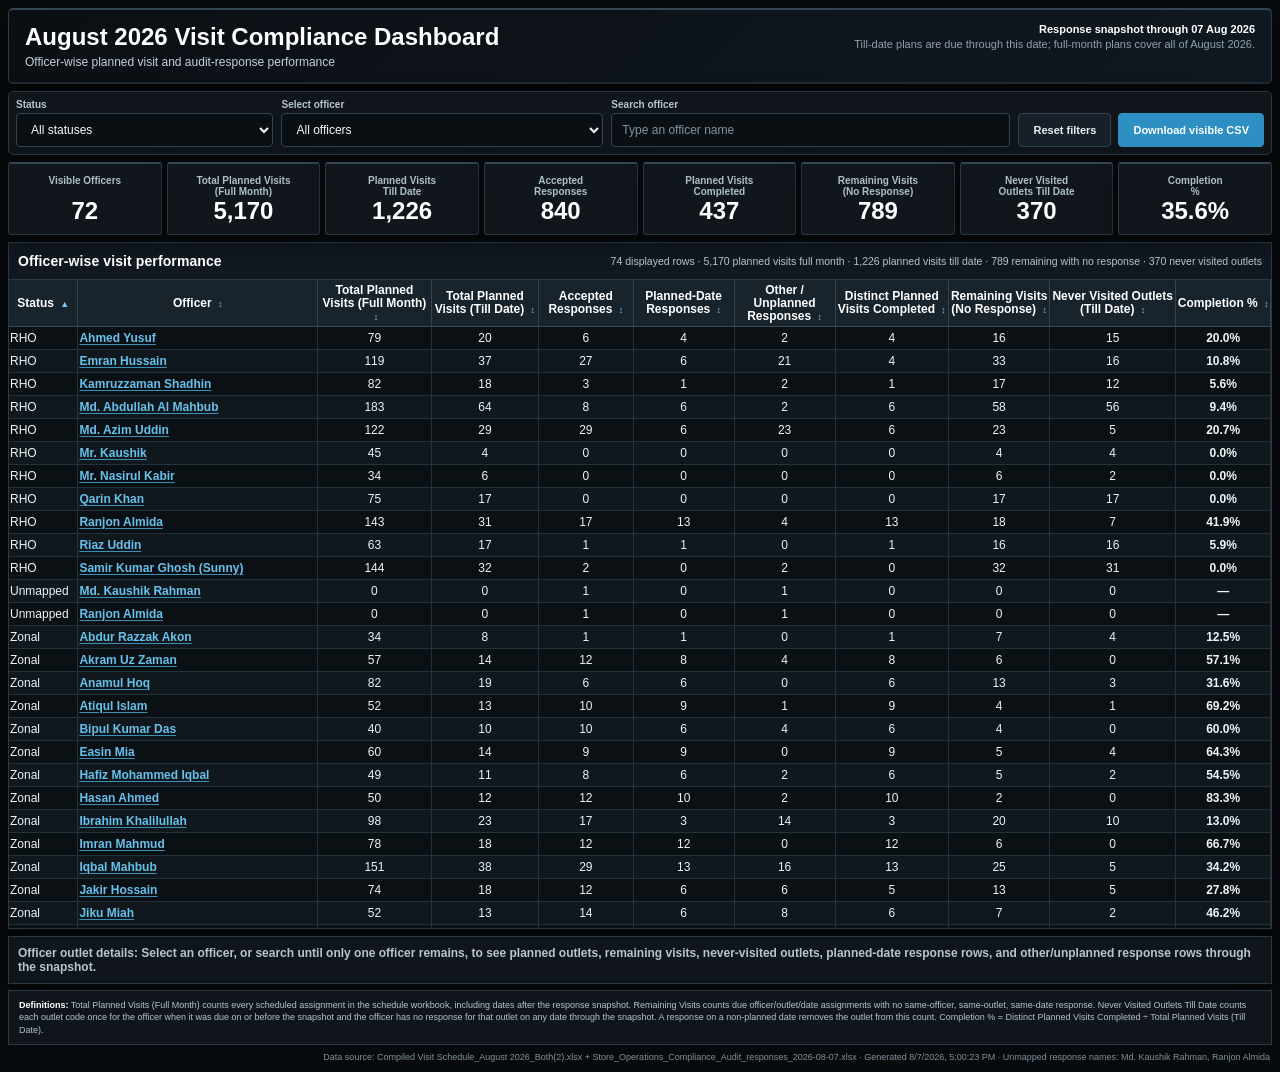
<file: site/index.html>
<!doctype html>
<html lang="en">
<head>
  <meta charset="utf-8" />
  <meta name="viewport" content="width=device-width, initial-scale=1" />
  <meta name="color-scheme" content="dark" />
  <title>Visit Compliance Dashboard</title>
  <meta name="dashboard-theme-version" content="visit-complete-dark-v8-20260808" />
  <link rel="stylesheet" href="styles.css?v=visit-complete-dark-v8-20260808" />
</head>
<body>
  <main class="page-shell">
    <header class="dashboard-header">
      <div>
        <h1 id="page-title">Visit Compliance Dashboard</h1>
        <div id="subtitle" class="subtitle"></div>
      </div>
      <div class="snapshot-block">
        <div id="snapshot-line" class="snapshot-line"></div>
        <div id="snapshot-note" class="snapshot-note"></div>
      </div>
    </header>

    <section class="controls-panel">
      <label>Status<select id="status-filter"></select></label>
      <label>Select officer<select id="officer-filter"></select></label>
      <label class="search-label">Search officer<input id="officer-search" type="search" placeholder="Type an officer name" /></label>
      <div class="action-stack">
        <button id="reset-btn" class="btn secondary">Reset filters</button>
        <button id="download-btn" class="btn primary">Download visible CSV</button>
      </div>
    </section>

    <section id="kpis" class="kpi-grid"></section>

    <section class="table-section">
      <div class="section-bar">
        <h2>Officer-wise visit performance</h2>
        <div id="summary-caption" class="section-caption"></div>
      </div>
      <div class="table-wrap">
        <table id="performance-table">
          <thead><tr id="performance-head"></tr></thead>
          <tbody id="performance-body"></tbody>
        </table>
      </div>
    </section>

    <section id="details-section" class="details-section"></section>

    <section class="definitions">
      <strong>Definitions:</strong>
      <span id="definitions-text"></span>
    </section>
    <footer id="source-footer"></footer>
  </main>
  <script type="module" src="app.js"></script>
</body>
</html>
</file>
<file: site/styles.css>
:root {
  --navy: #083b5a;
  --navy2: #0a486b;
  --cyan: #e9f7fb;
  --cyan2: #d8f0f7;
  --border: #a8cad7;
  --text: #123241;
  --muted: #617985;
  --white: #ffffff;
  --shadow: 0 1px 3px rgba(7, 53, 79, .14);
}
* { box-sizing: border-box; }
body { margin: 0; background: #f5fafc; color: var(--text); font-family: Arial, Helvetica, sans-serif; }
.page-shell { width: min(1920px, 100%); margin: 0 auto; padding: 8px; }
.dashboard-header { background: var(--white); border: 1px solid var(--border); border-radius: 5px; padding: 13px 16px; display: flex; justify-content: space-between; gap: 18px; align-items: flex-start; box-shadow: var(--shadow); }
h1 { margin: 0; color: var(--navy); font-size: 24px; line-height: 1.15; }
.subtitle { margin-top: 4px; font-size: 12px; color: #466775; }
.snapshot-block { text-align: right; font-size: 11px; color: #647984; white-space: nowrap; }
.snapshot-line { font-weight: 700; color: #4a6673; }
.snapshot-note { margin-top: 3px; }
.controls-panel { margin-top: 7px; background: #fff; border: 1px solid var(--border); border-radius: 5px; padding: 7px; display: grid; grid-template-columns: 1fr 1.25fr 1.55fr auto; gap: 8px; box-shadow: var(--shadow); align-items: end; }
.controls-panel label { display: grid; gap: 3px; font-size: 10px; font-weight: 700; color: #42616f; }
select, input { height: 34px; width: 100%; border: 1px solid #aac8d3; border-radius: 4px; background: #fff; color: #173846; padding: 0 10px; font-size: 12px; outline: none; }
select:focus, input:focus { border-color: #2b83a6; box-shadow: 0 0 0 2px rgba(43,131,166,.12); }
.action-stack { display: flex; gap: 7px; }
.btn { border: 0; border-radius: 4px; height: 34px; padding: 0 14px; font-weight: 700; font-size: 11px; cursor: pointer; white-space: nowrap; }
.btn.primary { background: var(--navy); color: white; }
.btn.secondary { background: #edf3f5; color: #284f60; border: 1px solid #b9ced6; }
.btn:hover { filter: brightness(.97); }
.kpi-grid { margin-top: 7px; display: grid; grid-template-columns: repeat(8, minmax(110px, 1fr)); gap: 5px; }
.kpi-card { background: #fff; border: 1px solid var(--border); border-radius: 3px; text-align: center; min-height: 73px; padding: 7px 4px 6px; box-shadow: var(--shadow); display: grid; align-content: center; }
.kpi-label { color: #234e60; font-size: 10px; line-height: 1.1; font-weight: 700; min-height: 23px; }
.kpi-value { color: #0a3b57; font-size: 24px; font-weight: 800; line-height: 1.05; }
.table-section { margin-top: 7px; border: 1px solid #6ca0b4; background: #fff; box-shadow: var(--shadow); }
.section-bar { background: var(--navy); color: white; min-height: 37px; display: flex; align-items: center; justify-content: space-between; gap: 12px; padding: 6px 9px; }
.section-bar h2 { margin: 0; font-size: 14px; letter-spacing: .1px; }
.section-caption { font-size: 10.5px; opacity: .95; text-align: right; }
.table-wrap { overflow-x: hidden; overflow-y: auto; max-height: 72vh; }
table { width: 100%; border-collapse: separate; border-spacing: 0; font-size: 10px; }
#performance-table { width: 100%; min-width: 0; table-layout: fixed; }
#performance-table th, #performance-table td { padding: 4px 1px; font-size: 12px; }
#performance-table th { white-space: normal; overflow-wrap: anywhere; font-weight: 700; line-height: 1.08; }
#performance-table td { overflow: hidden; text-overflow: ellipsis; }
#performance-table th:nth-child(1), #performance-table td:nth-child(1) { width: 5.5%; }
#performance-table th:nth-child(2), #performance-table td:nth-child(2) { width: 19%; }
#performance-table th:nth-child(3), #performance-table td:nth-child(3) { width: 9%; }
#performance-table th:nth-child(4), #performance-table td:nth-child(4) { width: 8.5%; }
#performance-table th:nth-child(5), #performance-table td:nth-child(5) { width: 7.5%; }
#performance-table th:nth-child(6), #performance-table td:nth-child(6) { width: 8%; }
#performance-table th:nth-child(7), #performance-table td:nth-child(7) { width: 8%; }
#performance-table th:nth-child(8), #performance-table td:nth-child(8) { width: 9%; }
#performance-table th:nth-child(9), #performance-table td:nth-child(9) { width: 8%; }
#performance-table th:nth-child(10), #performance-table td:nth-child(10) { width: 10%; }
#performance-table th:nth-child(11), #performance-table td:nth-child(11) { width: 7.5%; }
#performance-table td:nth-child(2) { white-space: normal; line-height: 1.12; }
th { position: sticky; top: 0; z-index: 2; background: #0d5679; color: #fff; padding: 7px 6px; border-right: 1px solid rgba(255,255,255,.22); border-bottom: 1px solid #0a4562; text-align: center; vertical-align: middle; line-height: 1.13; cursor: pointer; user-select: none; }
th .sort { opacity: .82; margin-left: 3px; font-size: 9px; }
td { padding: 5px 6px; border-right: 1px solid #b6d6e0; border-bottom: 1px solid #b6d6e0; text-align: center; white-space: nowrap; }
td:nth-child(1), td:nth-child(2) { text-align: left; }
tbody tr:nth-child(odd) { background: #effaff; }
tbody tr:nth-child(even) { background: #dff3f9; }
tbody tr:hover { background: #ccebf5; }

.officer-link {
  appearance: none;
  border: 0;
  background: transparent;
  color: #075478;
  padding: 0;
  margin: 0;
  width: 100%;
  text-align: left;
  font: inherit;
  font-weight: 700;
  line-height: 1.15;
  cursor: pointer;
  text-decoration: underline;
  text-decoration-thickness: 1px;
  text-underline-offset: 2px;
}
.officer-link:hover, .officer-link:focus-visible { color: #002f49; }
.officer-link:focus-visible { outline: 2px solid #2b83a6; outline-offset: 2px; border-radius: 2px; }
#performance-table tbody tr.selected-row td { background: #b9e3ef; }
.details-section { margin-top: 7px; background: #fff; border: 1px solid var(--border); box-shadow: var(--shadow); }
.details-message { padding: 9px; font-size: 12px; font-weight: 700; color: #385d6c; }
.details-title { padding: 8px 10px; font-size: 12px; font-weight: 800; color: #244e61; border-bottom: 1px solid #c1d8e0; }
.tabs { display: flex; gap: 0; border-bottom: 1px solid #a9cbd7; background: #eef8fb; overflow: hidden; }
.tab-btn { flex: 1 1 0; min-width: 0; background: transparent; border: 0; border-right: 1px solid #b8d4dd; padding: 8px 6px; font-size: 12px; font-weight: 700; line-height: 1.15; white-space: normal; color: #335f70; cursor: pointer; }
.tab-btn.active { background: #fff; color: #0b4563; box-shadow: inset 0 3px 0 #0b587e; }
.detail-table-wrap { max-height: 330px; overflow: auto; }
.detail-table { min-width: 0; width: 100%; table-layout: fixed; font-size: 12px; }
.detail-table th { cursor: default; font-size: 12px; padding: 7px 6px; }
.detail-table td { font-size: 12px; padding: 5px 6px; }
/* Officer-detail tables stay within one browser window while preserving 12px text. */
.detail-table-never th:nth-child(1), .detail-table-never td:nth-child(1) { width: 34%; }
.detail-table-never th:nth-child(2), .detail-table-never td:nth-child(2) { width: 66%; }

.detail-table-planned th:nth-child(1), .detail-table-planned td:nth-child(1),
.detail-table-remaining th:nth-child(1), .detail-table-remaining td:nth-child(1) { width: 28%; }
.detail-table-planned th:nth-child(2), .detail-table-planned td:nth-child(2),
.detail-table-remaining th:nth-child(2), .detail-table-remaining td:nth-child(2) { width: 20%; }
.detail-table-planned th:nth-child(3), .detail-table-planned td:nth-child(3),
.detail-table-remaining th:nth-child(3), .detail-table-remaining td:nth-child(3) { width: 52%; }

.detail-table-plannedResponses th:nth-child(1), .detail-table-plannedResponses td:nth-child(1),
.detail-table-unplannedResponses th:nth-child(1), .detail-table-unplannedResponses td:nth-child(1) { width: 20%; }
.detail-table-plannedResponses th:nth-child(2), .detail-table-plannedResponses td:nth-child(2),
.detail-table-unplannedResponses th:nth-child(2), .detail-table-unplannedResponses td:nth-child(2) { width: 14%; }
.detail-table-plannedResponses th:nth-child(3), .detail-table-plannedResponses td:nth-child(3),
.detail-table-unplannedResponses th:nth-child(3), .detail-table-unplannedResponses td:nth-child(3) { width: 46%; }
.detail-table-plannedResponses th:nth-child(4), .detail-table-plannedResponses td:nth-child(4),
.detail-table-unplannedResponses th:nth-child(4), .detail-table-unplannedResponses td:nth-child(4) { width: 20%; }

.detail-table td { overflow: hidden; text-overflow: ellipsis; }
.definitions { margin-top: 6px; border: 1px solid var(--border); background: #fff; padding: 8px 10px; font-size: 9px; color: #415e6a; line-height: 1.4; }
footer { padding: 7px 2px 2px; color: #6b7e86; font-size: 9px; text-align: right; }
.error-box { background: #fff1f1; border: 1px solid #d97b7b; color: #7a1f1f; padding: 16px; border-radius: 6px; white-space: pre-wrap; }

@media (max-width: 980px) {
  .table-wrap { overflow: auto; }
  #performance-table { min-width: 1050px; }
}
@media (max-width: 1180px) {
  .kpi-grid { grid-template-columns: repeat(4, 1fr); }
  .controls-panel { grid-template-columns: 1fr 1fr; }
  .action-stack { justify-content: stretch; }
  .action-stack .btn { flex: 1; }
}
@media (max-width: 680px) {
  .page-shell { padding: 6px; }
  .dashboard-header { display: block; }
  .snapshot-block { text-align: left; margin-top: 8px; white-space: normal; }
  .controls-panel { grid-template-columns: 1fr; }
  .kpi-grid { grid-template-columns: repeat(2, 1fr); }
  .section-bar { display: block; }
  .section-caption { margin-top: 4px; text-align: left; }
}


/* ============================================================
   AUGUST 2026 VISIT COMPLIANCE DASHBOARD
   COMPLETE SOLID DARK THEME v8
   NO GLASS • NO TRANSPARENCY • NO GOLD
   ============================================================ */

:root {
  --navy: #0b0f14 !important;
  --navy2: #111820 !important;
  --cyan: #151c23 !important;
  --cyan2: #1a232c !important;
  --border: #2b3945 !important;
  --text: #f3f7fa !important;
  --muted: #a9bac6 !important;
  --white: #0b0f14 !important;
  --shadow: 0 10px 28px rgba(0,0,0,.42) !important;

  --dark-0: #070a0d;
  --dark-1: #0b0f14;
  --dark-2: #10161c;
  --dark-3: #151d24;
  --dark-4: #1b252e;
  --line: #2b3945;
  --blue: #2d8fc2;
  --blue-2: #5bb6e2;
  --white-text: #f6f9fb;
  --muted-text: #a9bac6;
}

/* Page */
html,
body {
  background: #070a0d !important;
  background-image: none !important;
  color: #f3f7fa !important;
}
.page-shell {
  background: #070a0d !important;
}

/* Header */
.dashboard-header {
  background: linear-gradient(135deg, #0b0f14 0%, #101820 100%) !important;
  border: 1px solid #2b3945 !important;
  border-top: 2px solid #344654 !important;
  border-bottom: 2px solid #1e2b35 !important;
  box-shadow: 0 12px 30px rgba(0,0,0,.46) !important;
}
h1 {
  color: #ffffff !important;
  text-shadow: none !important;
}
.subtitle {
  color: #c4d0d8 !important;
}
.snapshot-block {
  color: #9fb0bc !important;
}
.snapshot-line {
  color: #ffffff !important;
}
.snapshot-note {
  color: #8fa1ae !important;
}

/* Controls */
.controls-panel {
  background: #0f151b !important;
  border: 1px solid #283742 !important;
  box-shadow: 0 9px 24px rgba(0,0,0,.38) !important;
}
.controls-panel label {
  color: #b8c6cf !important;
}
select,
input {
  background: #0a0f14 !important;
  color: #f5f8fa !important;
  border: 1px solid #334550 !important;
  box-shadow: none !important;
}
select option {
  background: #0a0f14 !important;
  color: #f5f8fa !important;
}
input::placeholder {
  color: #81939f !important;
  opacity: 1 !important;
}
select:focus,
input:focus {
  border-color: #4b9bc4 !important;
  box-shadow: 0 0 0 2px rgba(75,155,196,.18) !important;
}

/* Buttons */
.btn {
  border: 1px solid #344651 !important;
  box-shadow: none !important;
}
.btn.primary {
  background: #2d8fc2 !important;
  color: #ffffff !important;
  border-color: #2d8fc2 !important;
}
.btn.secondary {
  background: #172029 !important;
  color: #e8eef2 !important;
  border-color: #344651 !important;
}
.btn.primary:hover {
  background: #3c9ccc !important;
}
.btn.secondary:hover {
  background: #202b35 !important;
  filter: none !important;
}

/* KPI Cards */
.kpi-card {
  background: #10161c !important;
  border: 1px solid #283742 !important;
  border-top: 2px solid #344651 !important;
  box-shadow: 0 9px 24px rgba(0,0,0,.36) !important;
}
.kpi-label {
  color: #aebec8 !important;
}
.kpi-value {
  color: #ffffff !important;
  text-shadow: none !important;
}

/* Performance section */
.table-section {
  background: #0b0f14 !important;
  border: 1px solid #2b3945 !important;
  box-shadow: 0 12px 30px rgba(0,0,0,.44) !important;
}
.section-bar {
  background: #111820 !important;
  color: #ffffff !important;
  border-bottom: 1px solid #2b3945 !important;
}
.section-bar h2 {
  color: #ffffff !important;
}
.section-caption {
  color: #b4c3cc !important;
  opacity: 1 !important;
}

.table-wrap {
  background: #090d11 !important;
  scrollbar-color: #40525f #090d11;
}
.table-wrap::-webkit-scrollbar,
.detail-table-wrap::-webkit-scrollbar {
  width: 10px;
  height: 10px;
}
.table-wrap::-webkit-scrollbar-track,
.detail-table-wrap::-webkit-scrollbar-track {
  background: #090d11;
}
.table-wrap::-webkit-scrollbar-thumb,
.detail-table-wrap::-webkit-scrollbar-thumb {
  background: #40525f;
  border: 2px solid #090d11;
  border-radius: 10px;
}

/* Tables */
table {
  background: #090d11 !important;
  color: #f2f6f9 !important;
}
th {
  background: #18232c !important;
  color: #ffffff !important;
  border-right: 1px solid #334550 !important;
  border-bottom: 1px solid #3a4c58 !important;
  text-shadow: none !important;
}
th:hover {
  background: #22303a !important;
}
th .sort {
  color: #7ec7ec !important;
  opacity: 1 !important;
}
td {
  color: #edf3f6 !important;
  border-right: 1px solid #24323c !important;
  border-bottom: 1px solid #24323c !important;
}
tbody tr:nth-child(odd) {
  background: #0b1015 !important;
}
tbody tr:nth-child(even) {
  background: #10171d !important;
}
tbody tr:hover {
  background: #1b2730 !important;
}
#performance-table tbody tr.selected-row td {
  background: #183346 !important;
  color: #ffffff !important;
}
/* Officer links */
.officer-link {
  color: #67c1eb !important;
  text-decoration-color: #3e8fb7 !important;
}
.officer-link:hover,
.officer-link:focus-visible {
  color: #b6e7ff !important;
}
.officer-link:focus-visible {
  outline-color: #67c1eb !important;
}

/* Officer details */
.details-section {
  background: #0f151b !important;
  border: 1px solid #2b3945 !important;
  box-shadow: 0 10px 28px rgba(0,0,0,.40) !important;
}
.details-message {
  color: #b7c5ce !important;
  background: #0f151b !important;
}
.details-title {
  color: #ffffff !important;
  background: #111820 !important;
  border-bottom: 1px solid #2b3945 !important;
}
.tabs {
  background: #0b0f14 !important;
  border-bottom: 1px solid #2b3945 !important;
}
.tab-btn {
  background: #0b0f14 !important;
  color: #aebdc7 !important;
  border-right: 1px solid #283742 !important;
}
.tab-btn:hover {
  background: #172029 !important;
  color: #ffffff !important;
}
.tab-btn.active {
  background: #162631 !important;
  color: #ffffff !important;
  box-shadow: inset 0 3px 0 #2d8fc2 !important;
}
.detail-table-wrap {
  background: #090d11 !important;
}
.detail-table th {
  background: #18232c !important;
  color: #ffffff !important;
}
.detail-table td {
  color: #edf3f6 !important;
}

/* Definitions and footer */
.definitions {
  background: #0f151b !important;
  border: 1px solid #2b3945 !important;
  color: #b5c3cc !important;
}
.definitions strong {
  color: #ffffff !important;
}
footer {
  color: #7f919d !important;
}

/* Error box */
.error-box {
  background: #1b0d0d !important;
  border: 1px solid #743a3a !important;
  color: #ffd8d8 !important;
}

/* Selection */
::selection {
  background: #2d8fc2 !important;
  color: #ffffff !important;
}

/* Force NO glass / NO transparency */
.dashboard-header,
.controls-panel,
.kpi-card,
.table-section,
.details-section,
.definitions,
select,
input,
.btn,
.tabs,
.tab-btn {
  backdrop-filter: none !important;
  -webkit-backdrop-filter: none !important;
}


/* v8.1 — Completion % column uses the same color as all other table columns */
#performance-table .completion-cell,
#performance-table td
/* v8.2 — Completion % has no conditional formatting; it renders as a normal table cell. */


/* ============================================================
   v8.3 HARD FIX — NO CONDITIONAL BACKGROUND IN COMPLETION %
   Completion % is column 11 / last column in performance table.
   These !important rules also defeat stale old inline JS styles.
   ============================================================ */

#performance-table tbody td:nth-child(11),
#performance-table tbody td:last-child,
#performance-table tbody td.completion-cell {
  background: #0b1015 !important;
  background-color: #0b1015 !important;
  color: #edf3f6 !important;
  font-weight: inherit !important;
}

#performance-table tbody tr:nth-child(even) td:nth-child(11),
#performance-table tbody tr:nth-child(even) td:last-child,
#performance-table tbody tr:nth-child(even) td.completion-cell {
  background: #10171d !important;
  background-color: #10171d !important;
  color: #edf3f6 !important;
}

#performance-table tbody tr:hover td:nth-child(11),
#performance-table tbody tr:hover td:last-child,
#performance-table tbody tr:hover td.completion-cell {
  background: #1b2730 !important;
  background-color: #1b2730 !important;
  color: #edf3f6 !important;
}

#performance-table tbody tr.selected-row td:nth-child(11),
#performance-table tbody tr.selected-row td:last-child,
#performance-table tbody tr.selected-row td.completion-cell {
  background: #183346 !important;
  background-color: #183346 !important;
  color: #ffffff !important;
}


/* v8.4 — Completion % column bold */
#performance-table tbody td:nth-child(11),
#performance-table tbody td:last-child,
#performance-table tbody td.completion-cell {
  font-weight: 700 !important;
}
</file>
